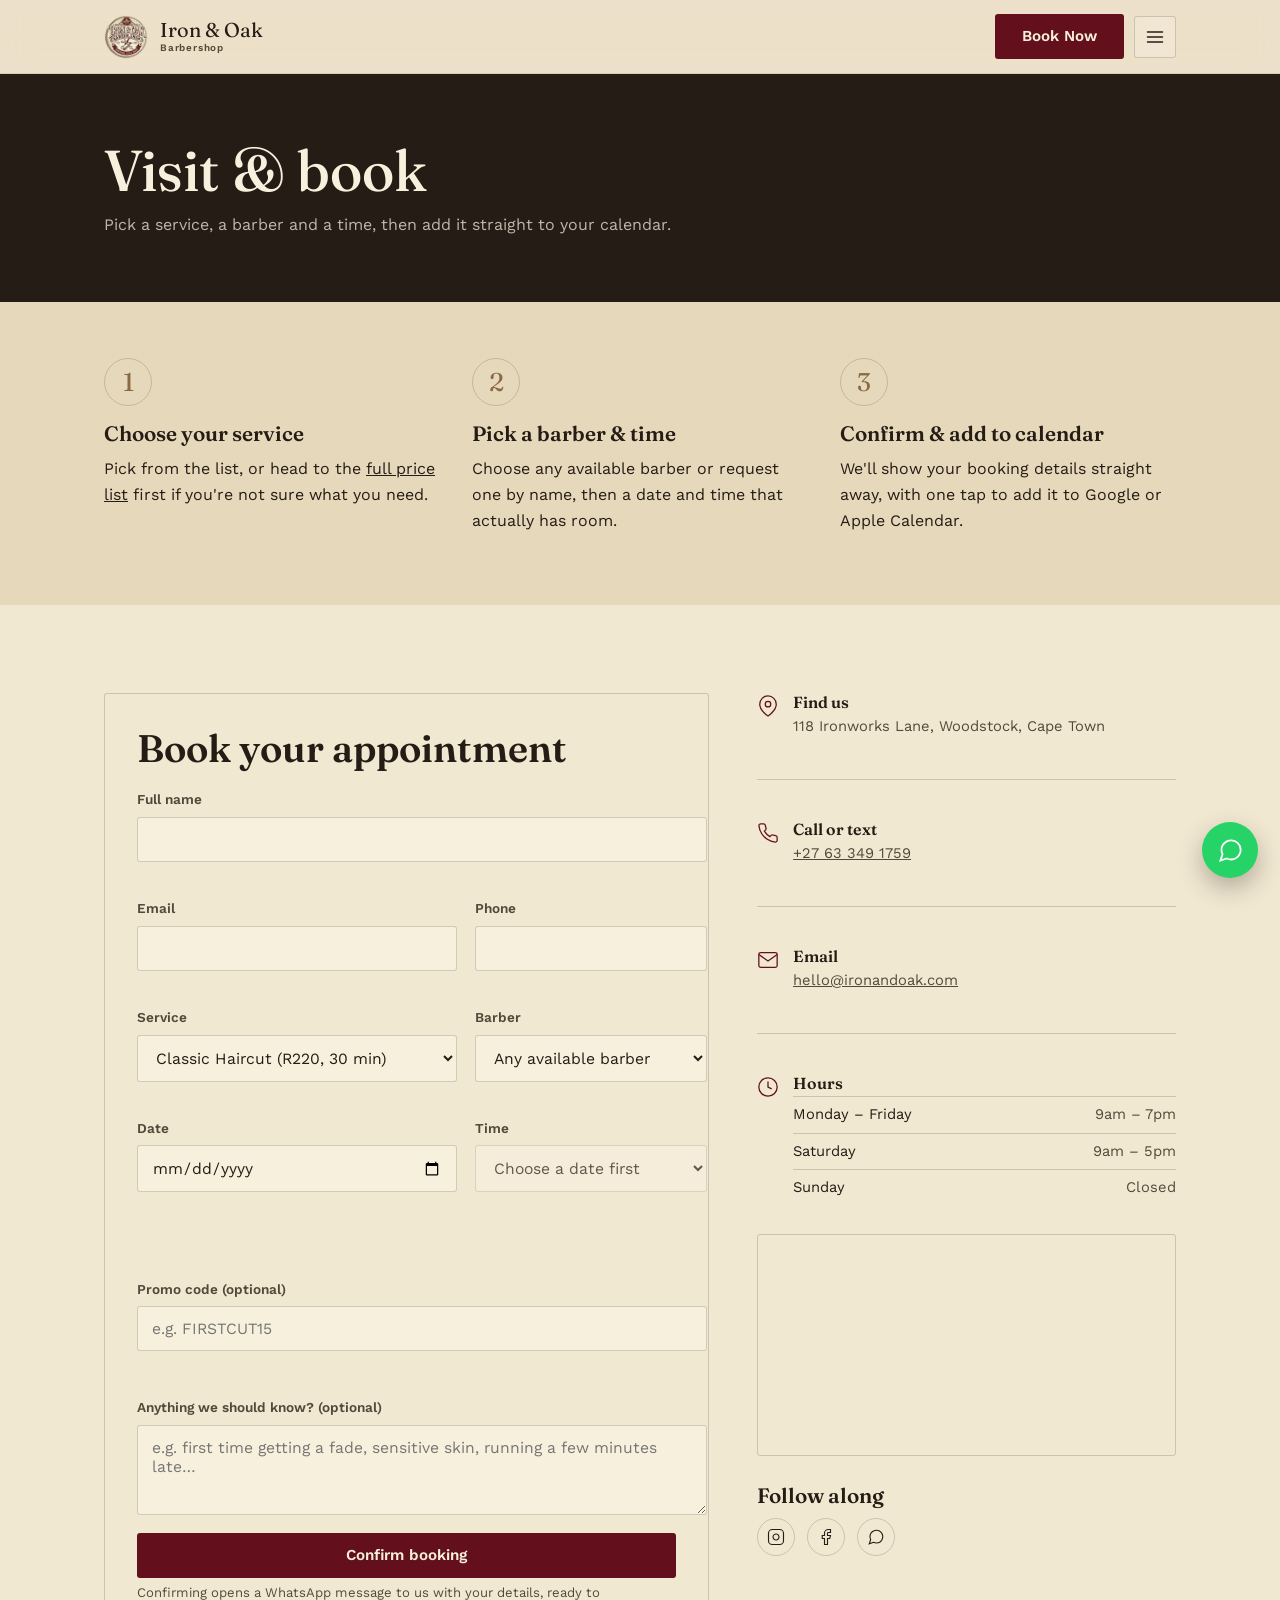
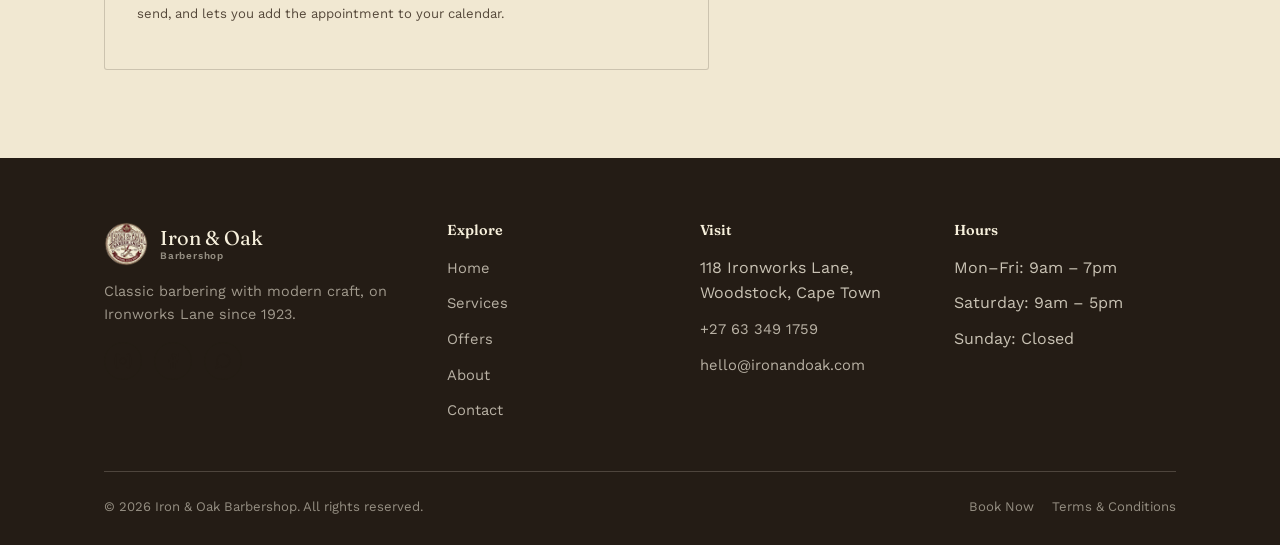
<file: contact.html>
<!DOCTYPE html>
<html lang="en">
<head>
<meta charset="UTF-8">
<meta name="viewport" content="width=device-width, initial-scale=1">
<title>Contact & Book | Iron & Oak Barbershop</title>
<meta name="description" content="Book an appointment at Iron & Oak Barbershop and add it straight to Google or Apple Calendar. Find our hours, address and phone number.">
<link rel="icon" type="image/png" href="assets/favicon.png">
<link rel="preconnect" href="https://fonts.googleapis.com">
<link rel="preconnect" href="https://fonts.gstatic.com" crossorigin>
<link href="https://fonts.googleapis.com/css2?family=Fraunces:ital,wght@0,400;0,500;0,600;1,500&family=Work+Sans:wght@400;500;600;700&display=swap" rel="stylesheet">
<link rel="stylesheet" href="css/style.css">
</head>
<body>

<header class="site-header">
  <div class="header-inner">
    <a href="index.html" class="brand">
      <img class="brand-mark" src="assets/logo.png" alt="Iron & Oak Barber Shop crest logo">
      <span class="brand-name">Iron &amp; Oak<small>Barbershop</small></span>
    </a>
    <div class="main-nav">
      <a href="contact.html#booking" class="btn btn-primary">Book Now</a>
      <button class="nav-toggle" data-nav-toggle aria-expanded="false" aria-controls="nav-dropdown" aria-label="Menu">
        <svg width="20" height="20" viewBox="0 0 24 24" fill="none" stroke="currentColor" stroke-width="1.8" stroke-linecap="round"><line x1="3" y1="6" x2="21" y2="6"/><line x1="3" y1="12" x2="21" y2="12"/><line x1="3" y1="18" x2="21" y2="18"/></svg>
      </button>
      <div class="nav-dropdown" id="nav-dropdown" data-nav-panel>
        <ul class="nav-links">
          <li><a href="index.html">Home</a></li>
          <li><a href="services.html">Services</a></li>
          <li><a href="offers.html">Offers</a></li>
          <li><a href="about.html">About</a></li>
          <li><a href="contact.html" aria-current="page">Contact</a></li>
        </ul>
      </div>
    </div>
  </div>
</header>

<section class="page-hero">
  <div class="container">
    <h1>Visit &amp; book</h1>
    <p>Pick a service, a barber and a time, then add it straight to your calendar.</p>
  </div>
</section>

<section class="section-panel tight">
  <div class="container">
    <div class="steps-row">
      <div>
        <div class="step-num">1</div>
        <h3>Choose your service</h3>
        <p>Pick from the list, or head to the <a href="services.html">full price list</a> first if you're not sure what you need.</p>
      </div>
      <div>
        <div class="step-num">2</div>
        <h3>Pick a barber &amp; time</h3>
        <p>Choose any available barber or request one by name, then a date and time that actually has room.</p>
      </div>
      <div>
        <div class="step-num">3</div>
        <h3>Confirm &amp; add to calendar</h3>
        <p>We'll show your booking details straight away, with one tap to add it to Google or Apple Calendar.</p>
      </div>
    </div>
  </div>
</section>

<section id="booking">
  <div class="container contact-layout">

    <div class="booking-card">
      <h2>Book your appointment</h2>

      <form data-booking-form class="booking-form" novalidate>
        <div class="form-grid">
          <div class="form-field full">
            <label for="fullname">Full name</label>
            <input type="text" id="fullname" name="fullname" required>
          </div>
          <div class="form-field">
            <label for="email">Email</label>
            <input type="email" id="email" name="email" required>
          </div>
          <div class="form-field">
            <label for="phone">Phone</label>
            <input type="tel" id="phone" name="phone" required>
          </div>
          <div class="form-field">
            <label for="service">Service</label>
            <select id="service" name="service" required></select>
          </div>
          <div class="form-field">
            <label for="barber">Barber</label>
            <select id="barber" name="barber" required></select>
          </div>
          <div class="form-field">
            <label for="date">Date</label>
            <input type="date" id="date" name="date" required>
          </div>
          <div class="form-field">
            <label for="time">Time</label>
            <select id="time" name="time" required disabled></select>
          </div>
          <div class="form-field full">
            <span class="form-error" data-date-error></span>
          </div>
          <div class="form-field full">
            <label for="promo">Promo code (optional)</label>
            <input type="text" id="promo" name="promo" placeholder="e.g. FIRSTCUT15" autocapitalize="characters">
            <span class="form-note" data-promo-hint></span>
          </div>
          <div class="form-field full">
            <label for="notes">Anything we should know? (optional)</label>
            <textarea id="notes" name="notes" placeholder="e.g. first time getting a fade, sensitive skin, running a few minutes late…"></textarea>
          </div>
        </div>
        <button type="submit" class="btn btn-primary btn-block">Confirm booking</button>
        <p class="form-note">Confirming opens a WhatsApp message to us with your details, ready to send, and lets you add the appointment to your calendar.</p>
      </form>

      <div class="confirm-panel" data-confirm-panel>
        <svg class="confirm-icon" viewBox="0 0 24 24" fill="none" stroke="currentColor" stroke-width="1.4"><path d="M22 11.08V12a10 10 0 1 1-5.93-9.14"/><polyline points="22 4 12 14.01 9 11.01"/></svg>
        <h2>Booking confirmed</h2>
        <p>We've pencilled you in. Send it to us on WhatsApp to confirm, and add it to your calendar so you don't lose track of it.</p>
        <ul class="confirm-summary" data-confirm-summary></ul>
        <div class="confirm-actions">
          <a class="btn btn-whatsapp" data-whatsapp-link href="#" target="_blank" rel="noopener">
            <svg viewBox="0 0 24 24" fill="none" stroke="currentColor" stroke-width="1.6"><path d="M21 11.5a8.38 8.38 0 0 1-.9 3.8 8.5 8.5 0 0 1-7.6 4.7 8.38 8.38 0 0 1-3.8-.9L3 21l1.9-5.7a8.38 8.38 0 0 1-.9-3.8 8.5 8.5 0 0 1 4.7-7.6 8.38 8.38 0 0 1 3.8-.9h.5a8.48 8.48 0 0 1 8 8v.5z"/></svg>
            Send via WhatsApp
          </a>
          <a class="btn btn-outline" data-gcal-link href="#" target="_blank" rel="noopener">Add to Google Calendar</a>
          <button class="btn btn-outline" data-ics-button type="button">Add to Apple Calendar (.ics)</button>
        </div>
        <button class="btn btn-outline" data-book-again type="button">Book another appointment</button>
      </div>
    </div>

    <aside class="contact-side">
      <div>
        <div class="info-block">
          <svg class="icon" viewBox="0 0 24 24" fill="none" stroke="currentColor" stroke-width="1.4"><path d="M21 10c0 7-9 13-9 13s-9-6-9-13a9 9 0 0 1 18 0z"/><circle cx="12" cy="10" r="3"/></svg>
          <div>
            <h3>Find us</h3>
            <p>118 Ironworks Lane, Woodstock, Cape Town</p>
          </div>
        </div>
        <hr class="rule">
        <div class="info-block">
          <svg class="icon" viewBox="0 0 24 24" fill="none" stroke="currentColor" stroke-width="1.4"><path d="M22 16.92v3a2 2 0 0 1-2.18 2 19.79 19.79 0 0 1-8.63-3.07 19.5 19.5 0 0 1-6-6 19.79 19.79 0 0 1-3.07-8.67A2 2 0 0 1 4.11 2h3a2 2 0 0 1 2 1.72c.13.96.36 1.9.7 2.81a2 2 0 0 1-.45 2.11L8.09 9.91a16 16 0 0 0 6 6l1.27-1.27a2 2 0 0 1 2.11-.45c.91.34 1.85.57 2.81.7A2 2 0 0 1 22 16.92z"/></svg>
          <div>
            <h3>Call or text</h3>
            <p><a href="tel:+27633491759">+27 63 349 1759</a></p>
          </div>
        </div>
        <hr class="rule">
        <div class="info-block">
          <svg class="icon" viewBox="0 0 24 24" fill="none" stroke="currentColor" stroke-width="1.4"><path d="M4 4h16c1.1 0 2 .9 2 2v12c0 1.1-.9 2-2 2H4c-1.1 0-2-.9-2-2V6c0-1.1.9-2 2-2z"/><polyline points="22,6 12,13 2,6"/></svg>
          <div>
            <h3>Email</h3>
            <p><a href="mailto:hello@ironandoak.com">hello@ironandoak.com</a></p>
          </div>
        </div>
        <hr class="rule">
        <div class="info-block">
          <svg class="icon" viewBox="0 0 24 24" fill="none" stroke="currentColor" stroke-width="1.4"><circle cx="12" cy="12" r="10"/><polyline points="12 6 12 12 16 14"/></svg>
          <div style="width:100%;">
            <h3>Hours</h3>
            <table class="hours-table">
              <tr><td>Monday – Friday</td><td>9am – 7pm</td></tr>
              <tr><td>Saturday</td><td>9am – 5pm</td></tr>
              <tr><td>Sunday</td><td>Closed</td></tr>
            </table>
          </div>
        </div>
      </div>

      <div class="map-frame">
        <iframe src="https://www.google.com/maps?q=Woodstock,+Cape+Town&output=embed" title="Map showing the Iron & Oak Barbershop neighbourhood" loading="lazy" referrerpolicy="no-referrer-when-downgrade"></iframe>
      </div>

      <div>
        <h3 style="margin-bottom:10px;">Follow along</h3>
        <div class="social-row">
          <a href="#" aria-label="Instagram"><svg viewBox="0 0 24 24" fill="none" stroke="currentColor" stroke-width="1.5"><rect x="2" y="2" width="20" height="20" rx="5"/><path d="M16 11.37A4 4 0 1 1 12.63 8 4 4 0 0 1 16 11.37z"/><line x1="17.5" y1="6.5" x2="17.51" y2="6.5"/></svg></a>
          <a href="#" aria-label="Facebook"><svg viewBox="0 0 24 24" fill="none" stroke="currentColor" stroke-width="1.5"><path d="M18 2h-3a5 5 0 0 0-5 5v3H7v4h3v8h4v-8h3l1-4h-4V7a1 1 0 0 1 1-1h3z"/></svg></a>
          <a href="https://wa.me/27633491759" target="_blank" rel="noopener" aria-label="WhatsApp"><svg viewBox="0 0 24 24" fill="none" stroke="currentColor" stroke-width="1.5"><path d="M21 11.5a8.38 8.38 0 0 1-.9 3.8 8.5 8.5 0 0 1-7.6 4.7 8.38 8.38 0 0 1-3.8-.9L3 21l1.9-5.7a8.38 8.38 0 0 1-.9-3.8 8.5 8.5 0 0 1 4.7-7.6 8.38 8.38 0 0 1 3.8-.9h.5a8.48 8.48 0 0 1 8 8v.5z"/></svg></a>
        </div>
      </div>
    </aside>

  </div>
</section>

<footer class="site-footer">
  <div class="container">
    <div class="footer-grid">
      <div class="footer-brand">
        <a href="index.html" class="brand" style="color:var(--cream)">
          <img class="brand-mark" src="assets/logo.png" alt="Iron & Oak Barber Shop crest logo">
          <span class="brand-name">Iron &amp; Oak<small style="color:rgba(243,236,220,.55)">Barbershop</small></span>
        </a>
        <p>Classic barbering with modern craft, on Ironworks Lane since 1923.</p>
        <div class="social-row" style="margin-top:16px;">
          <a href="#" aria-label="Instagram"><svg viewBox="0 0 24 24" fill="none" stroke="currentColor" stroke-width="1.5"><rect x="2" y="2" width="20" height="20" rx="5"/><path d="M16 11.37A4 4 0 1 1 12.63 8 4 4 0 0 1 16 11.37z"/><line x1="17.5" y1="6.5" x2="17.51" y2="6.5"/></svg></a>
          <a href="#" aria-label="Facebook"><svg viewBox="0 0 24 24" fill="none" stroke="currentColor" stroke-width="1.5"><path d="M18 2h-3a5 5 0 0 0-5 5v3H7v4h3v8h4v-8h3l1-4h-4V7a1 1 0 0 1 1-1h3z"/></svg></a>
          <a href="https://wa.me/27633491759" target="_blank" rel="noopener" aria-label="WhatsApp"><svg viewBox="0 0 24 24" fill="none" stroke="currentColor" stroke-width="1.5"><path d="M21 11.5a8.38 8.38 0 0 1-.9 3.8 8.5 8.5 0 0 1-7.6 4.7 8.38 8.38 0 0 1-3.8-.9L3 21l1.9-5.7a8.38 8.38 0 0 1-.9-3.8 8.5 8.5 0 0 1 4.7-7.6 8.38 8.38 0 0 1 3.8-.9h.5a8.48 8.48 0 0 1 8 8v.5z"/></svg></a>
        </div>
      </div>
      <div class="footer-col">
        <h4>Explore</h4>
        <ul>
          <li><a href="index.html">Home</a></li>
          <li><a href="services.html">Services</a></li>
          <li><a href="offers.html">Offers</a></li>
          <li><a href="about.html">About</a></li>
          <li><a href="contact.html">Contact</a></li>
        </ul>
      </div>
      <div class="footer-col">
        <h4>Visit</h4>
        <ul>
          <li>118 Ironworks Lane, Woodstock, Cape Town</li>
          <li><a href="tel:+27633491759">+27 63 349 1759</a></li>
          <li><a href="mailto:hello@ironandoak.com">hello@ironandoak.com</a></li>
        </ul>
      </div>
      <div class="footer-col">
        <h4>Hours</h4>
        <ul>
          <li>Mon–Fri: 9am – 7pm</li>
          <li>Saturday: 9am – 5pm</li>
          <li>Sunday: Closed</li>
        </ul>
      </div>
    </div>
    <div class="footer-bottom">
      <span>&copy; <span data-year></span> Iron &amp; Oak Barbershop. All rights reserved.</span>
      <div class="footer-legal">
        <a href="contact.html#booking">Book Now</a>
        <a href="terms.html">Terms &amp; Conditions</a>
      </div>
    </div>
  </div>
</footer>

<div class="overlay" data-popup aria-hidden="true">
  <div class="modal-card" role="dialog" aria-modal="true" aria-labelledby="popup-title">
    <button class="modal-close" data-popup-close aria-label="Close">
      <svg viewBox="0 0 24 24" fill="none" stroke="currentColor" stroke-width="1.8" stroke-linecap="round"><line x1="18" y1="6" x2="6" y2="18"/><line x1="6" y1="6" x2="18" y2="18"/></svg>
    </button>
    <p class="eyebrow">First visit?</p>
    <h3 id="popup-title">Take 15% off your first cut</h3>
    <p>New clients save on any service booked online. Just mention the code when you check in. No catches.</p>
    <span class="promo-code">FIRSTCUT15</span>
    <div style="display:flex; gap:12px; flex-wrap:wrap;">
      <a href="contact.html?promo=FIRSTCUT15#booking" class="btn btn-primary" data-popup-close>Book with this offer</a>
      <button class="btn btn-outline" data-popup-close>Maybe later</button>
    </div>
  </div>
</div>

<a class="whatsapp-float" href="https://wa.me/27633491759?text=Hi%20Iron%20%26%20Oak%2C%20I%27d%20like%20to%20book%20an%20appointment." target="_blank" rel="noopener" aria-label="Chat with us on WhatsApp">
  <svg viewBox="0 0 24 24" fill="none" stroke="currentColor" stroke-width="1.6"><path d="M21 11.5a8.38 8.38 0 0 1-.9 3.8 8.5 8.5 0 0 1-7.6 4.7 8.38 8.38 0 0 1-3.8-.9L3 21l1.9-5.7a8.38 8.38 0 0 1-.9-3.8 8.5 8.5 0 0 1 4.7-7.6 8.38 8.38 0 0 1 3.8-.9h.5a8.48 8.48 0 0 1 8 8v.5z"/></svg>
</a>

<script src="js/main.js"></script>
</body>
</html>
</file>
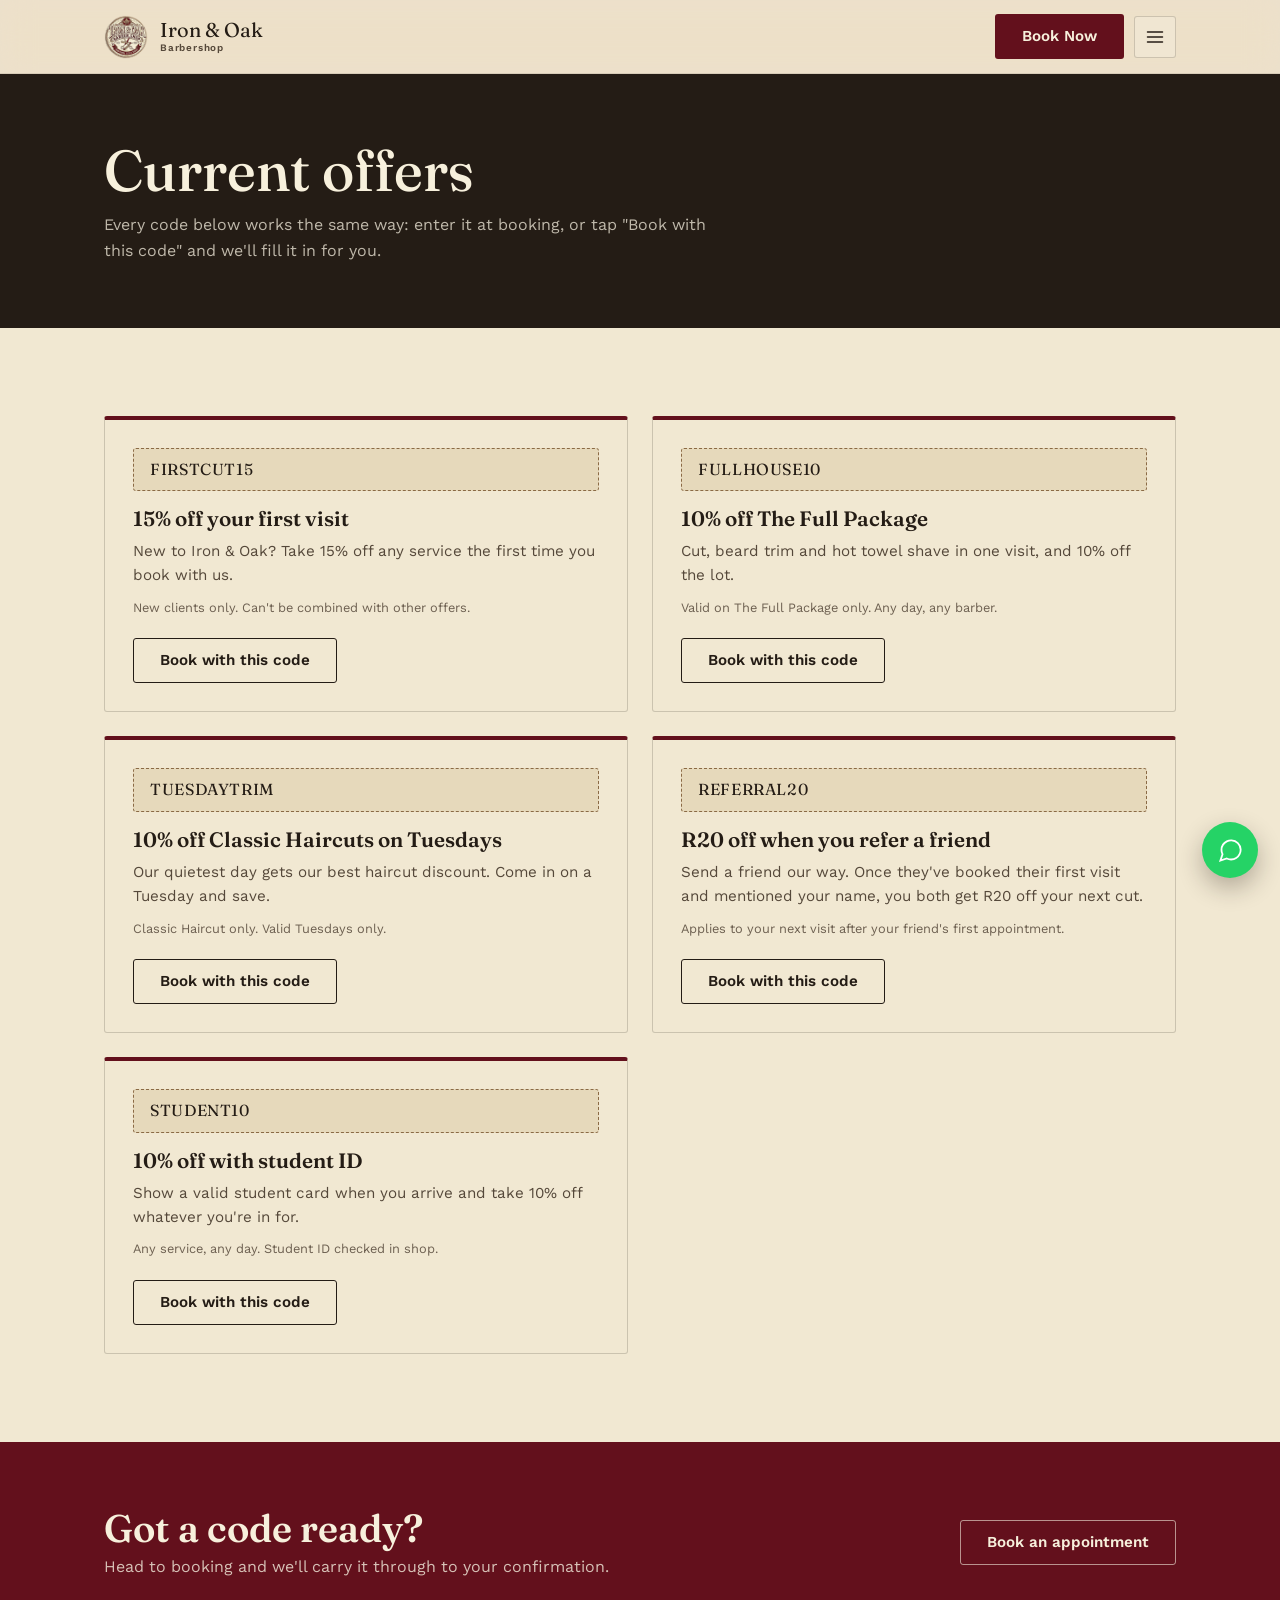
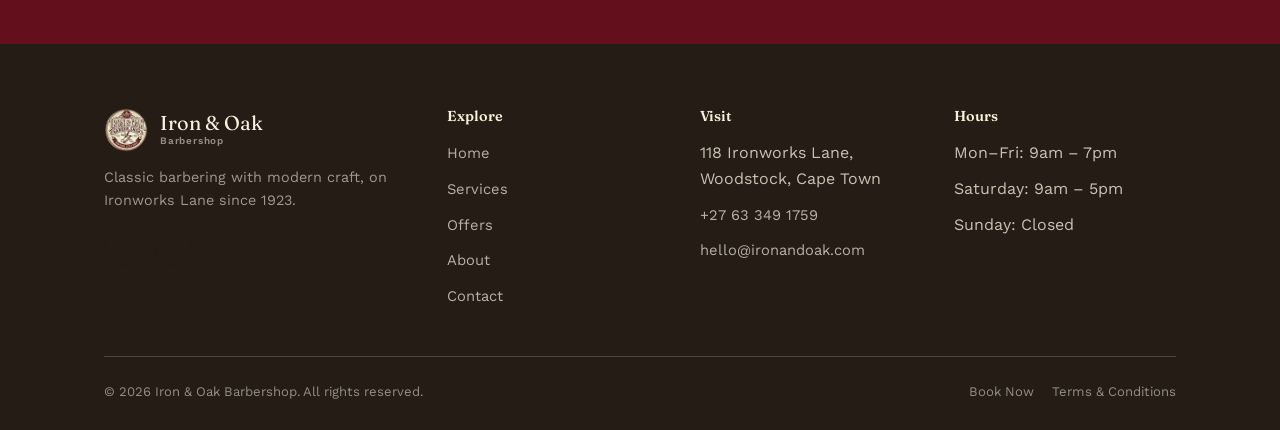
<file: offers.html>
<!DOCTYPE html>
<html lang="en">
<head>
<meta charset="UTF-8">
<meta name="viewport" content="width=device-width, initial-scale=1">
<title>Offers | Iron & Oak Barbershop</title>
<meta name="description" content="Current promo codes and offers at Iron & Oak Barbershop, from first-visit discounts to referral rewards.">
<link rel="icon" type="image/png" href="assets/favicon.png">
<link rel="preconnect" href="https://fonts.googleapis.com">
<link rel="preconnect" href="https://fonts.gstatic.com" crossorigin>
<link href="https://fonts.googleapis.com/css2?family=Fraunces:ital,wght@0,400;0,500;0,600;1,500&family=Work+Sans:wght@400;500;600;700&display=swap" rel="stylesheet">
<link rel="stylesheet" href="css/style.css">
</head>
<body>

<header class="site-header">
  <div class="header-inner">
    <a href="index.html" class="brand">
      <img class="brand-mark" src="assets/logo.png" alt="Iron & Oak Barber Shop crest logo">
      <span class="brand-name">Iron &amp; Oak<small>Barbershop</small></span>
    </a>
    <div class="main-nav">
      <a href="contact.html#booking" class="btn btn-primary">Book Now</a>
      <button class="nav-toggle" data-nav-toggle aria-expanded="false" aria-controls="nav-dropdown" aria-label="Menu">
        <svg width="20" height="20" viewBox="0 0 24 24" fill="none" stroke="currentColor" stroke-width="1.8" stroke-linecap="round"><line x1="3" y1="6" x2="21" y2="6"/><line x1="3" y1="12" x2="21" y2="12"/><line x1="3" y1="18" x2="21" y2="18"/></svg>
      </button>
      <div class="nav-dropdown" id="nav-dropdown" data-nav-panel>
        <ul class="nav-links">
          <li><a href="index.html">Home</a></li>
          <li><a href="services.html">Services</a></li>
          <li><a href="offers.html" aria-current="page">Offers</a></li>
          <li><a href="about.html">About</a></li>
          <li><a href="contact.html">Contact</a></li>
        </ul>
      </div>
    </div>
  </div>
</header>

<section class="page-hero">
  <div class="container">
    <h1>Current offers</h1>
    <p>Every code below works the same way: enter it at booking, or tap "Book with this code" and we'll fill it in for you.</p>
  </div>
</section>

<section>
  <div class="container">
    <div class="promo-grid">

      <div class="promo-card">
        <span class="promo-code">FIRSTCUT15</span>
        <h3>15% off your first visit</h3>
        <p>New to Iron &amp; Oak? Take 15% off any service the first time you book with us.</p>
        <p class="terms">New clients only. Can't be combined with other offers.</p>
        <a href="contact.html?promo=FIRSTCUT15#booking" class="btn btn-outline">Book with this code</a>
      </div>

      <div class="promo-card">
        <span class="promo-code">FULLHOUSE10</span>
        <h3>10% off The Full Package</h3>
        <p>Cut, beard trim and hot towel shave in one visit, and 10% off the lot.</p>
        <p class="terms">Valid on The Full Package only. Any day, any barber.</p>
        <a href="contact.html?promo=FULLHOUSE10&service=full-package#booking" class="btn btn-outline">Book with this code</a>
      </div>

      <div class="promo-card">
        <span class="promo-code">TUESDAYTRIM</span>
        <h3>10% off Classic Haircuts on Tuesdays</h3>
        <p>Our quietest day gets our best haircut discount. Come in on a Tuesday and save.</p>
        <p class="terms">Classic Haircut only. Valid Tuesdays only.</p>
        <a href="contact.html?promo=TUESDAYTRIM&service=classic-haircut#booking" class="btn btn-outline">Book with this code</a>
      </div>

      <div class="promo-card">
        <span class="promo-code">REFERRAL20</span>
        <h3>R20 off when you refer a friend</h3>
        <p>Send a friend our way. Once they've booked their first visit and mentioned your name, you both get R20 off your next cut.</p>
        <p class="terms">Applies to your next visit after your friend's first appointment.</p>
        <a href="contact.html?promo=REFERRAL20#booking" class="btn btn-outline">Book with this code</a>
      </div>

      <div class="promo-card">
        <span class="promo-code">STUDENT10</span>
        <h3>10% off with student ID</h3>
        <p>Show a valid student card when you arrive and take 10% off whatever you're in for.</p>
        <p class="terms">Any service, any day. Student ID checked in shop.</p>
        <a href="contact.html?promo=STUDENT10#booking" class="btn btn-outline">Book with this code</a>
      </div>

    </div>
  </div>
</section>

<section class="cta-banner">
  <div class="container cta-banner-inner">
    <div>
      <h2>Got a code ready?</h2>
      <p>Head to booking and we'll carry it through to your confirmation.</p>
    </div>
    <a href="contact.html#booking" class="btn btn-outline">Book an appointment</a>
  </div>
</section>

<footer class="site-footer">
  <div class="container">
    <div class="footer-grid">
      <div class="footer-brand">
        <a href="index.html" class="brand" style="color:var(--cream)">
          <img class="brand-mark" src="assets/logo.png" alt="Iron & Oak Barber Shop crest logo">
          <span class="brand-name">Iron &amp; Oak<small style="color:rgba(243,236,220,.55)">Barbershop</small></span>
        </a>
        <p>Classic barbering with modern craft, on Ironworks Lane since 1923.</p>
        <div class="social-row" style="margin-top:16px;">
          <a href="#" aria-label="Instagram"><svg viewBox="0 0 24 24" fill="none" stroke="currentColor" stroke-width="1.5"><rect x="2" y="2" width="20" height="20" rx="5"/><path d="M16 11.37A4 4 0 1 1 12.63 8 4 4 0 0 1 16 11.37z"/><line x1="17.5" y1="6.5" x2="17.51" y2="6.5"/></svg></a>
          <a href="#" aria-label="Facebook"><svg viewBox="0 0 24 24" fill="none" stroke="currentColor" stroke-width="1.5"><path d="M18 2h-3a5 5 0 0 0-5 5v3H7v4h3v8h4v-8h3l1-4h-4V7a1 1 0 0 1 1-1h3z"/></svg></a>
          <a href="https://wa.me/27633491759" target="_blank" rel="noopener" aria-label="WhatsApp"><svg viewBox="0 0 24 24" fill="none" stroke="currentColor" stroke-width="1.5"><path d="M21 11.5a8.38 8.38 0 0 1-.9 3.8 8.5 8.5 0 0 1-7.6 4.7 8.38 8.38 0 0 1-3.8-.9L3 21l1.9-5.7a8.38 8.38 0 0 1-.9-3.8 8.5 8.5 0 0 1 4.7-7.6 8.38 8.38 0 0 1 3.8-.9h.5a8.48 8.48 0 0 1 8 8v.5z"/></svg></a>
        </div>
      </div>
      <div class="footer-col">
        <h4>Explore</h4>
        <ul>
          <li><a href="index.html">Home</a></li>
          <li><a href="services.html">Services</a></li>
          <li><a href="offers.html">Offers</a></li>
          <li><a href="about.html">About</a></li>
          <li><a href="contact.html">Contact</a></li>
        </ul>
      </div>
      <div class="footer-col">
        <h4>Visit</h4>
        <ul>
          <li>118 Ironworks Lane, Woodstock, Cape Town</li>
          <li><a href="tel:+27633491759">+27 63 349 1759</a></li>
          <li><a href="mailto:hello@ironandoak.com">hello@ironandoak.com</a></li>
        </ul>
      </div>
      <div class="footer-col">
        <h4>Hours</h4>
        <ul>
          <li>Mon–Fri: 9am – 7pm</li>
          <li>Saturday: 9am – 5pm</li>
          <li>Sunday: Closed</li>
        </ul>
      </div>
    </div>
    <div class="footer-bottom">
      <span>&copy; <span data-year></span> Iron &amp; Oak Barbershop. All rights reserved.</span>
      <div class="footer-legal">
        <a href="contact.html#booking">Book Now</a>
        <a href="terms.html">Terms &amp; Conditions</a>
      </div>
    </div>
  </div>
</footer>

<div class="overlay" data-popup aria-hidden="true">
  <div class="modal-card" role="dialog" aria-modal="true" aria-labelledby="popup-title">
    <button class="modal-close" data-popup-close aria-label="Close">
      <svg viewBox="0 0 24 24" fill="none" stroke="currentColor" stroke-width="1.8" stroke-linecap="round"><line x1="18" y1="6" x2="6" y2="18"/><line x1="6" y1="6" x2="18" y2="18"/></svg>
    </button>
    <p class="eyebrow">First visit?</p>
    <h3 id="popup-title">Take 15% off your first cut</h3>
    <p>New clients save on any service booked online. Just mention the code when you check in. No catches.</p>
    <span class="promo-code">FIRSTCUT15</span>
    <div style="display:flex; gap:12px; flex-wrap:wrap;">
      <a href="contact.html?promo=FIRSTCUT15#booking" class="btn btn-primary" data-popup-close>Book with this offer</a>
      <button class="btn btn-outline" data-popup-close>Maybe later</button>
    </div>
  </div>
</div>

<a class="whatsapp-float" href="https://wa.me/27633491759?text=Hi%20Iron%20%26%20Oak%2C%20I%27d%20like%20to%20book%20an%20appointment." target="_blank" rel="noopener" aria-label="Chat with us on WhatsApp">
  <svg viewBox="0 0 24 24" fill="none" stroke="currentColor" stroke-width="1.6"><path d="M21 11.5a8.38 8.38 0 0 1-.9 3.8 8.5 8.5 0 0 1-7.6 4.7 8.38 8.38 0 0 1-3.8-.9L3 21l1.9-5.7a8.38 8.38 0 0 1-.9-3.8 8.5 8.5 0 0 1 4.7-7.6 8.38 8.38 0 0 1 3.8-.9h.5a8.48 8.48 0 0 1 8 8v.5z"/></svg>
</a>

<script src="js/main.js"></script>
</body>
</html>
</file>
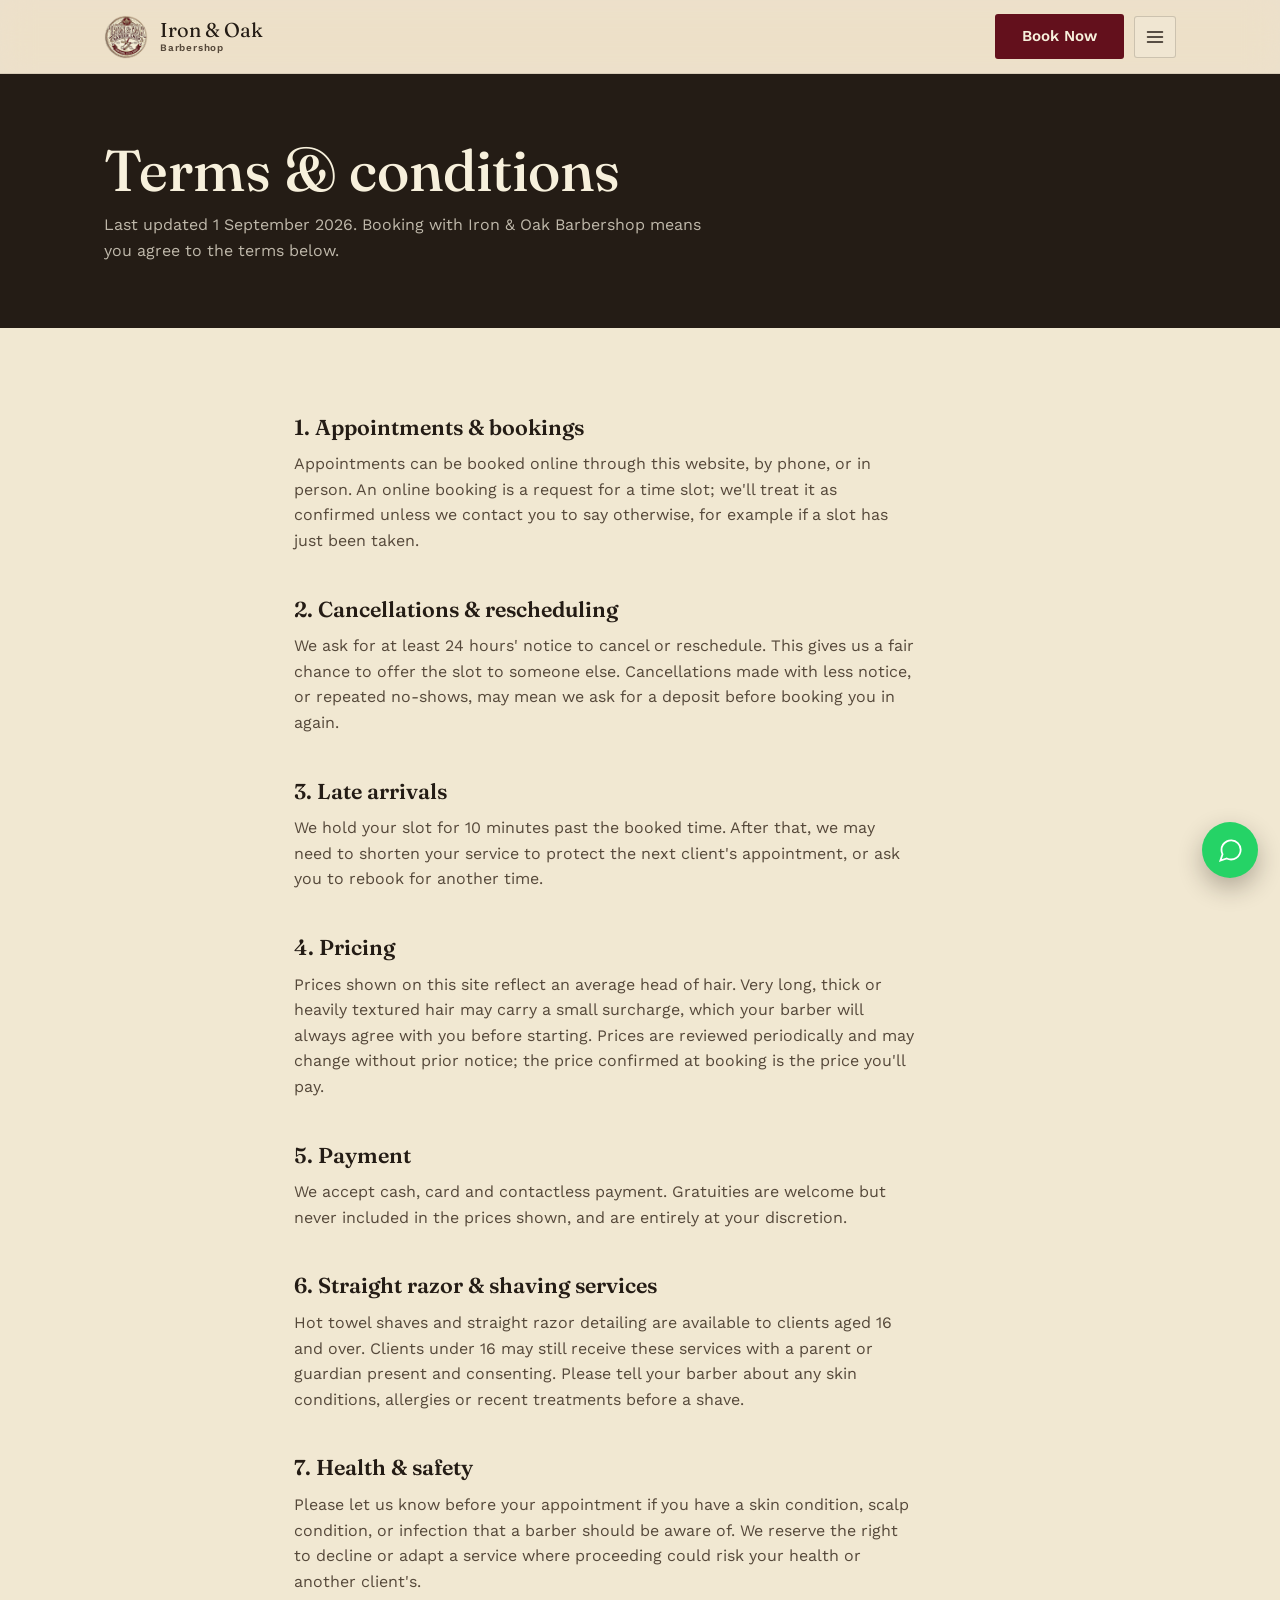
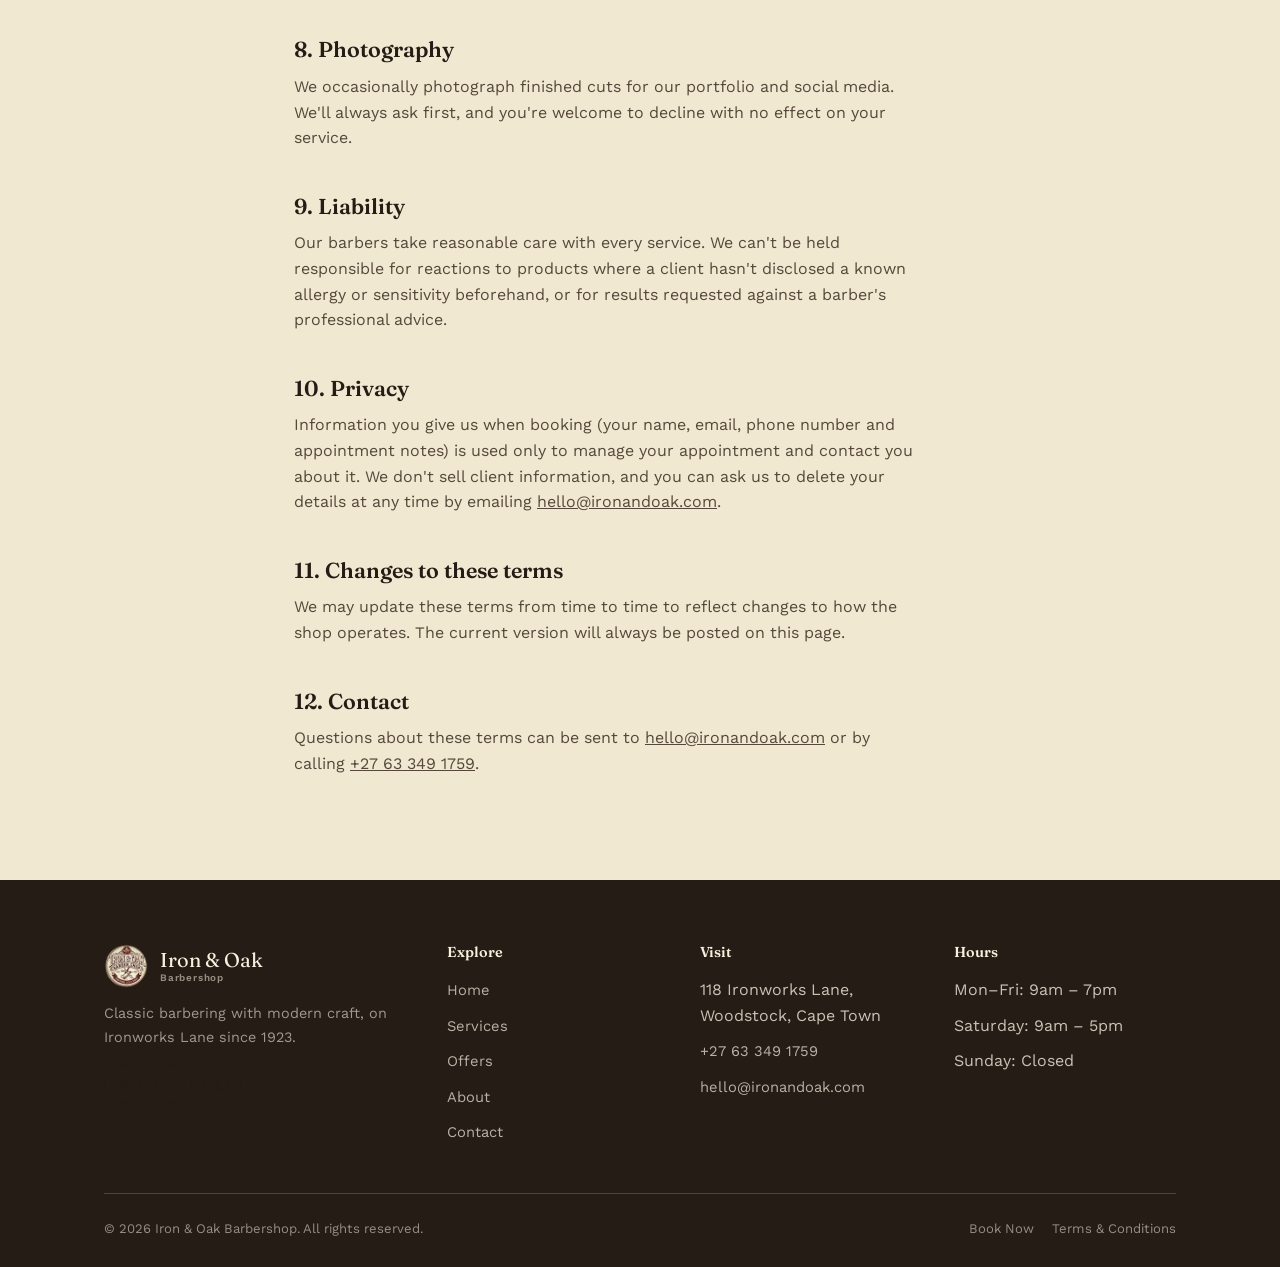
<file: terms.html>
<!DOCTYPE html>
<html lang="en">
<head>
<meta charset="UTF-8">
<meta name="viewport" content="width=device-width, initial-scale=1">
<title>Terms & Conditions | Iron & Oak Barbershop</title>
<meta name="description" content="Booking, cancellation, payment and privacy terms for Iron & Oak Barbershop.">
<link rel="icon" type="image/png" href="assets/favicon.png">
<link rel="preconnect" href="https://fonts.googleapis.com">
<link rel="preconnect" href="https://fonts.gstatic.com" crossorigin>
<link href="https://fonts.googleapis.com/css2?family=Fraunces:ital,wght@0,400;0,500;0,600;1,500&family=Work+Sans:wght@400;500;600;700&display=swap" rel="stylesheet">
<link rel="stylesheet" href="css/style.css">
</head>
<body>

<header class="site-header">
  <div class="header-inner">
    <a href="index.html" class="brand">
      <img class="brand-mark" src="assets/logo.png" alt="Iron & Oak Barber Shop crest logo">
      <span class="brand-name">Iron &amp; Oak<small>Barbershop</small></span>
    </a>
    <div class="main-nav">
      <a href="contact.html#booking" class="btn btn-primary">Book Now</a>
      <button class="nav-toggle" data-nav-toggle aria-expanded="false" aria-controls="nav-dropdown" aria-label="Menu">
        <svg width="20" height="20" viewBox="0 0 24 24" fill="none" stroke="currentColor" stroke-width="1.8" stroke-linecap="round"><line x1="3" y1="6" x2="21" y2="6"/><line x1="3" y1="12" x2="21" y2="12"/><line x1="3" y1="18" x2="21" y2="18"/></svg>
      </button>
      <div class="nav-dropdown" id="nav-dropdown" data-nav-panel>
        <ul class="nav-links">
          <li><a href="index.html">Home</a></li>
          <li><a href="services.html">Services</a></li>
          <li><a href="offers.html">Offers</a></li>
          <li><a href="about.html">About</a></li>
          <li><a href="contact.html">Contact</a></li>
        </ul>
      </div>
    </div>
  </div>
</header>

<section class="page-hero">
  <div class="container">
    <h1>Terms &amp; conditions</h1>
    <p>Last updated 1 September 2026. Booking with Iron &amp; Oak Barbershop means you agree to the terms below.</p>
  </div>
</section>

<section>
  <div class="container terms-body">

    <h2>1. Appointments &amp; bookings</h2>
    <p>Appointments can be booked online through this website, by phone, or in person. An online booking is a request for a time slot; we'll treat it as confirmed unless we contact you to say otherwise, for example if a slot has just been taken.</p>

    <h2>2. Cancellations &amp; rescheduling</h2>
    <p>We ask for at least 24 hours' notice to cancel or reschedule. This gives us a fair chance to offer the slot to someone else. Cancellations made with less notice, or repeated no-shows, may mean we ask for a deposit before booking you in again.</p>

    <h2>3. Late arrivals</h2>
    <p>We hold your slot for 10 minutes past the booked time. After that, we may need to shorten your service to protect the next client's appointment, or ask you to rebook for another time.</p>

    <h2>4. Pricing</h2>
    <p>Prices shown on this site reflect an average head of hair. Very long, thick or heavily textured hair may carry a small surcharge, which your barber will always agree with you before starting. Prices are reviewed periodically and may change without prior notice; the price confirmed at booking is the price you'll pay.</p>

    <h2>5. Payment</h2>
    <p>We accept cash, card and contactless payment. Gratuities are welcome but never included in the prices shown, and are entirely at your discretion.</p>

    <h2>6. Straight razor &amp; shaving services</h2>
    <p>Hot towel shaves and straight razor detailing are available to clients aged 16 and over. Clients under 16 may still receive these services with a parent or guardian present and consenting. Please tell your barber about any skin conditions, allergies or recent treatments before a shave.</p>

    <h2>7. Health &amp; safety</h2>
    <p>Please let us know before your appointment if you have a skin condition, scalp condition, or infection that a barber should be aware of. We reserve the right to decline or adapt a service where proceeding could risk your health or another client's.</p>

    <h2>8. Photography</h2>
    <p>We occasionally photograph finished cuts for our portfolio and social media. We'll always ask first, and you're welcome to decline with no effect on your service.</p>

    <h2>9. Liability</h2>
    <p>Our barbers take reasonable care with every service. We can't be held responsible for reactions to products where a client hasn't disclosed a known allergy or sensitivity beforehand, or for results requested against a barber's professional advice.</p>

    <h2>10. Privacy</h2>
    <p>Information you give us when booking (your name, email, phone number and appointment notes) is used only to manage your appointment and contact you about it. We don't sell client information, and you can ask us to delete your details at any time by emailing <a href="mailto:hello@ironandoak.com">hello@ironandoak.com</a>.</p>

    <h2>11. Changes to these terms</h2>
    <p>We may update these terms from time to time to reflect changes to how the shop operates. The current version will always be posted on this page.</p>

    <h2>12. Contact</h2>
    <p>Questions about these terms can be sent to <a href="mailto:hello@ironandoak.com">hello@ironandoak.com</a> or by calling <a href="tel:+27633491759">+27 63 349 1759</a>.</p>

  </div>
</section>

<footer class="site-footer">
  <div class="container">
    <div class="footer-grid">
      <div class="footer-brand">
        <a href="index.html" class="brand" style="color:var(--cream)">
          <img class="brand-mark" src="assets/logo.png" alt="Iron & Oak Barber Shop crest logo">
          <span class="brand-name">Iron &amp; Oak<small style="color:rgba(243,236,220,.55)">Barbershop</small></span>
        </a>
        <p>Classic barbering with modern craft, on Ironworks Lane since 1923.</p>
        <div class="social-row" style="margin-top:16px;">
          <a href="#" aria-label="Instagram"><svg viewBox="0 0 24 24" fill="none" stroke="currentColor" stroke-width="1.5"><rect x="2" y="2" width="20" height="20" rx="5"/><path d="M16 11.37A4 4 0 1 1 12.63 8 4 4 0 0 1 16 11.37z"/><line x1="17.5" y1="6.5" x2="17.51" y2="6.5"/></svg></a>
          <a href="#" aria-label="Facebook"><svg viewBox="0 0 24 24" fill="none" stroke="currentColor" stroke-width="1.5"><path d="M18 2h-3a5 5 0 0 0-5 5v3H7v4h3v8h4v-8h3l1-4h-4V7a1 1 0 0 1 1-1h3z"/></svg></a>
          <a href="https://wa.me/27633491759" target="_blank" rel="noopener" aria-label="WhatsApp"><svg viewBox="0 0 24 24" fill="none" stroke="currentColor" stroke-width="1.5"><path d="M21 11.5a8.38 8.38 0 0 1-.9 3.8 8.5 8.5 0 0 1-7.6 4.7 8.38 8.38 0 0 1-3.8-.9L3 21l1.9-5.7a8.38 8.38 0 0 1-.9-3.8 8.5 8.5 0 0 1 4.7-7.6 8.38 8.38 0 0 1 3.8-.9h.5a8.48 8.48 0 0 1 8 8v.5z"/></svg></a>
        </div>
      </div>
      <div class="footer-col">
        <h4>Explore</h4>
        <ul>
          <li><a href="index.html">Home</a></li>
          <li><a href="services.html">Services</a></li>
          <li><a href="offers.html">Offers</a></li>
          <li><a href="about.html">About</a></li>
          <li><a href="contact.html">Contact</a></li>
        </ul>
      </div>
      <div class="footer-col">
        <h4>Visit</h4>
        <ul>
          <li>118 Ironworks Lane, Woodstock, Cape Town</li>
          <li><a href="tel:+27633491759">+27 63 349 1759</a></li>
          <li><a href="mailto:hello@ironandoak.com">hello@ironandoak.com</a></li>
        </ul>
      </div>
      <div class="footer-col">
        <h4>Hours</h4>
        <ul>
          <li>Mon–Fri: 9am – 7pm</li>
          <li>Saturday: 9am – 5pm</li>
          <li>Sunday: Closed</li>
        </ul>
      </div>
    </div>
    <div class="footer-bottom">
      <span>&copy; <span data-year></span> Iron &amp; Oak Barbershop. All rights reserved.</span>
      <div class="footer-legal">
        <a href="contact.html#booking">Book Now</a>
        <a href="terms.html">Terms &amp; Conditions</a>
      </div>
    </div>
  </div>
</footer>

<a class="whatsapp-float" href="https://wa.me/27633491759?text=Hi%20Iron%20%26%20Oak%2C%20I%27d%20like%20to%20book%20an%20appointment." target="_blank" rel="noopener" aria-label="Chat with us on WhatsApp">
  <svg viewBox="0 0 24 24" fill="none" stroke="currentColor" stroke-width="1.6"><path d="M21 11.5a8.38 8.38 0 0 1-.9 3.8 8.5 8.5 0 0 1-7.6 4.7 8.38 8.38 0 0 1-3.8-.9L3 21l1.9-5.7a8.38 8.38 0 0 1-.9-3.8 8.5 8.5 0 0 1 4.7-7.6 8.38 8.38 0 0 1 3.8-.9h.5a8.48 8.48 0 0 1 8 8v.5z"/></svg>
</a>

<script src="js/main.js"></script>
</body>
</html>
</file>
<file: css/style.css>
/* ==========================================================================
   Iron & Oak Barbershop — stylesheet
   Palette: warm oak parchment, espresso ink, oxblood + brass accents.
   Type: Fraunces (display) / Work Sans (body).
   ========================================================================== */

:root {
  --bg: #f1e8d2;
  --bg-panel: #e6d9bb;
  --ink: #241c15;
  --ink-soft: #55483a;
  --espresso: #241c15;
  --espresso-soft: #362b21;
  --oxblood: #63101c;
  --oxblood-dark: #470a14;
  --brass: #8a6a45;
  --brass-light: #c9ad84;
  --sage: #8a6a45;
  --cream: #f7f0dc;
  --line: rgba(36, 28, 21, 0.18);
  --line-on-dark: rgba(243, 236, 220, 0.2);

  --font-display: "Fraunces", Georgia, "Times New Roman", serif;
  --font-body: "Work Sans", "Segoe UI", Helvetica, Arial, sans-serif;

  --container: 1120px;
  --radius: 3px;
}

@media (prefers-reduced-motion: reduce) {
  * { animation-duration: 0.01ms !important; animation-iteration-count: 1 !important; transition-duration: 0.01ms !important; scroll-behavior: auto !important; }
}

* { box-sizing: border-box; }
html { scroll-behavior: smooth; }

body {
  margin: 0;
  background: var(--bg);
  color: var(--ink);
  font-family: var(--font-body);
  font-size: 16px;
  line-height: 1.6;
  -webkit-font-smoothing: antialiased;
}

img { max-width: 100%; display: block; }

h1, h2, h3, h4 {
  font-family: var(--font-display);
  color: var(--ink);
  line-height: 1.15;
  margin: 0 0 0.5em;
  font-weight: 600;
}

h1 { font-size: clamp(2.4rem, 5vw, 3.6rem); font-weight: 500; }
h2 { font-size: clamp(1.8rem, 3.4vw, 2.4rem); }
h3 { font-size: 1.3rem; }

p { margin: 0 0 1em; max-width: 62ch; }
p.lede { font-size: 1.15rem; color: var(--ink-soft); }

a { color: inherit; }

.container {
  max-width: var(--container);
  margin: 0 auto;
  padding: 0 24px;
}

section { padding: 88px 0; }
section.tight { padding: 56px 0; }

.section-dark { background: var(--espresso); color: var(--cream); }
.section-dark p { color: rgba(243, 236, 220, 0.78); }
.section-dark h2, .section-dark h3 { color: var(--cream); }
.section-panel { background: var(--bg-panel); }

.eyebrow {
  font-family: var(--font-display);
  font-style: italic;
  color: var(--oxblood);
  font-size: 1rem;
  margin: 0 0 10px;
}
.section-dark .eyebrow { color: var(--brass-light); }

.section-head { max-width: 640px; margin-bottom: 48px; }
.section-head.center { margin-left: auto; margin-right: auto; text-align: center; }

hr.rule { border: none; border-top: 1px solid var(--line); margin: 40px 0; }

/* Buttons -------------------------------------------------------------- */
.btn {
  display: inline-flex;
  align-items: center;
  gap: 8px;
  font-family: var(--font-body);
  font-weight: 600;
  font-size: 0.95rem;
  padding: 14px 26px;
  border-radius: var(--radius);
  border: 1px solid transparent;
  cursor: pointer;
  text-decoration: none;
  transition: background-color 0.15s ease, color 0.15s ease, border-color 0.15s ease;
  line-height: 1;
}
.btn-primary { background: var(--oxblood); color: var(--cream); }
.btn-primary:hover { background: var(--oxblood-dark); }
.btn-outline { background: transparent; color: var(--ink); border-color: var(--ink); }
.btn-outline:hover { background: var(--ink); color: var(--bg); }
.section-dark .btn-outline { color: var(--cream); border-color: var(--line-on-dark); }
.section-dark .btn-outline:hover { background: var(--cream); color: var(--espresso); }
.btn-gold { background: var(--brass); color: var(--cream); }
.btn-gold:hover { background: var(--brass-light); }
.btn-whatsapp { background: #25d366; color: #0b2b18; }
.btn-whatsapp:hover { background: #1ebe5b; }
.btn-whatsapp svg { width: 18px; height: 18px; }

.whatsapp-float {
  position: fixed;
  right: 22px;
  bottom: 22px;
  width: 56px;
  height: 56px;
  border-radius: 50%;
  background: #25d366;
  color: #fff;
  display: flex;
  align-items: center;
  justify-content: center;
  text-decoration: none;
  box-shadow: 0 10px 24px rgba(36, 28, 21, 0.3);
  z-index: 150;
  transition: transform 0.15s ease, background-color 0.15s ease;
}
.whatsapp-float:hover { background: #1ebe5b; transform: translateY(-2px); }
.whatsapp-float svg { width: 27px; height: 27px; }
.btn-block { width: 100%; justify-content: center; }
.btn:disabled { opacity: 0.5; cursor: not-allowed; }
.btn:focus-visible, a:focus-visible, button:focus-visible, input:focus-visible, select:focus-visible, textarea:focus-visible {
  outline: 2px solid var(--oxblood);
  outline-offset: 2px;
}

/* Header — glassmorphism, single nav trigger on the right ---------------- */
.site-header {
  position: sticky;
  top: 0;
  z-index: 50;
  background: rgba(232, 220, 200, 0.62);
  backdrop-filter: blur(16px) saturate(140%);
  -webkit-backdrop-filter: blur(16px) saturate(140%);
  border-bottom: 1px solid rgba(36, 28, 21, 0.1);
}
.header-inner {
  display: flex;
  align-items: center;
  justify-content: space-between;
  padding: 14px 24px;
  max-width: var(--container);
  margin: 0 auto;
}
.brand { display: flex; align-items: center; gap: 12px; text-decoration: none; color: var(--ink); }
.brand-mark { width: 44px; height: 44px; flex-shrink: 0; display: block; object-fit: contain; }
.brand-name { font-family: var(--font-display); font-size: 1.25rem; line-height: 1.1; }
.brand-name small { display: block; font-family: var(--font-body); font-size: 0.62rem; letter-spacing: 0.08em; color: var(--ink-soft); font-weight: 600; margin-top: 2px; }

/* Single nav cluster: Book Now + one menu trigger, right-aligned */
.main-nav { position: relative; display: flex; align-items: center; gap: 10px; }

.nav-toggle {
  display: inline-flex;
  align-items: center;
  justify-content: center;
  background: rgba(243, 236, 220, 0.5);
  border: 1px solid var(--line);
  border-radius: var(--radius);
  padding: 10px;
  cursor: pointer;
  color: var(--ink);
}
.nav-toggle:hover { background: rgba(243, 236, 220, 0.85); }

/* The single dropdown panel — anchored under Book Now / the toggle */
.nav-dropdown {
  position: absolute;
  top: calc(100% + 10px);
  right: 0;
  width: 220px;
  background: rgba(232, 220, 200, 0.92);
  backdrop-filter: blur(16px) saturate(140%);
  -webkit-backdrop-filter: blur(16px) saturate(140%);
  border: 1px solid var(--line);
  border-radius: 8px;
  padding: 10px;
  box-shadow: 0 18px 36px rgba(36, 28, 21, 0.22);
  display: none;
  z-index: 80;
}
.nav-dropdown.open { display: block; }
.nav-dropdown .nav-links { display: flex; flex-direction: column; gap: 2px; list-style: none; margin: 0; padding: 0; }
.nav-dropdown .nav-links a {
  display: block;
  text-decoration: none;
  font-weight: 600;
  font-size: 0.95rem;
  color: var(--ink-soft);
  padding: 10px 12px;
  border-radius: 4px;
}
.nav-dropdown .nav-links a:hover,
.nav-dropdown .nav-links a[aria-current="page"] { color: var(--oxblood); background: rgba(107, 39, 55, 0.08); }

@media (max-width: 480px) {
  .nav-dropdown { width: calc(100vw - 48px); }
}

/* Hero --------------------------------------------------------------- */
.hero {
  position: relative;
  background: var(--espresso);
  color: var(--cream);
  overflow: hidden;
  padding: 90px 0 76px;
}
.hero-photo {
  position: absolute;
  inset: 0;
  z-index: 0;
}
.hero-photo img { width: 100%; height: 100%; object-fit: cover; opacity: 0.55; }
.hero-photo::after {
  content: "";
  position: absolute;
  inset: 0;
  background: linear-gradient(100deg, rgba(36,28,21,0.96) 30%, rgba(36,28,21,0.75) 60%, rgba(36,28,21,0.55) 100%);
}
.hero-grid {
  display: grid;
  grid-template-columns: minmax(0, 1fr) minmax(0, 0.85fr);
  gap: 40px;
  align-items: center;
  position: relative;
  z-index: 2;
}
.hero h1 { color: var(--cream); }
.hero .lede { color: rgba(243, 236, 220, 0.8); }
.hero-art {
  position: absolute;
  right: -6%;
  top: 50%;
  transform: translateY(-50%);
  width: 46%;
  opacity: 0.9;
  z-index: 1;
  pointer-events: none;
}
.hero-art svg { width: 100%; height: auto; }
.hero-actions { display: flex; gap: 16px; flex-wrap: wrap; margin-top: 32px; }
.hero-stats { display: flex; gap: 36px; margin-top: 56px; flex-wrap: wrap; }
.hero-stats div strong { display: block; font-family: var(--font-display); font-size: 1.6rem; color: var(--brass-light); }
.hero-stats div span { font-size: 0.85rem; color: rgba(243, 236, 220, 0.65); }

.hero-draw { stroke-dasharray: 900; stroke-dashoffset: 900; animation: draw 1.8s ease forwards 0.2s; }
@keyframes draw { to { stroke-dashoffset: 0; } }

.page-hero {
  background: var(--espresso);
  color: var(--cream);
  padding: 64px 0;
}
.page-hero h1 { color: var(--cream); margin-bottom: 8px; }
.page-hero p { color: rgba(243, 236, 220, 0.75); margin: 0; }

/* Feature rows (editorial, not boxed cards) ---------------------------- */
.feature-rows { display: flex; flex-direction: column; }
.feature-row {
  display: grid;
  grid-template-columns: 64px 1fr;
  gap: 24px;
  padding: 28px 0;
  border-top: 1px solid var(--line);
}
.feature-rows .feature-row:last-child { border-bottom: 1px solid var(--line); }
.feature-row .icon { width: 40px; height: 40px; color: var(--oxblood); }
.feature-row h3 { margin-bottom: 6px; }
.feature-row p { margin: 0; color: var(--ink-soft); }

/* Icon badge ------------------------------------------------------------ */
.icon-badge {
  width: 56px; height: 56px;
  display: inline-flex; align-items: center; justify-content: center;
  border-radius: 50%;
  background: rgba(107, 39, 55, 0.08);
  color: var(--oxblood);
  margin-bottom: 18px;
}
.icon-badge svg { width: 26px; height: 26px; }

/* Service menu list ------------------------------------------------------ */
.menu-group { margin-bottom: 56px; }
.menu-group h3 { color: var(--oxblood); margin-bottom: 20px; }
.menu-list { list-style: none; margin: 0; padding: 0; }
.menu-item {
  display: flex;
  gap: 12px;
  align-items: baseline;
  padding: 18px 0;
  border-top: 1px solid var(--line);
}
.menu-group .menu-list .menu-item:last-child { border-bottom: 1px solid var(--line); }
.menu-item .name-block { display: flex; align-items: baseline; gap: 10px; flex-wrap: wrap; }
.menu-item .name { font-family: var(--font-display); font-size: 1.15rem; }
.menu-item .duration { font-size: 0.82rem; color: var(--ink-soft); white-space: nowrap; }
.menu-item .leader { flex: 1; border-bottom: 1px dotted var(--ink-soft); margin: 0 8px 5px; min-width: 24px; }
.menu-item .price { font-family: var(--font-display); font-size: 1.15rem; white-space: nowrap; }
.menu-item-body { width: 100%; }
.menu-item-desc { margin: 6px 0 0; font-size: 0.92rem; color: var(--ink-soft); }
.menu-item-foot { display: flex; justify-content: flex-end; margin-top: 10px; }
.menu-item-foot a { font-size: 0.85rem; font-weight: 600; color: var(--oxblood); text-decoration: none; }
.menu-item-foot a:hover { text-decoration: underline; }
.menu-item { flex-wrap: wrap; }

.pricing-note { font-size: 0.85rem; color: var(--ink-soft); margin-top: 8px; }

/* Team --------------------------------------------------------------- */
.team-grid { display: grid; grid-template-columns: repeat(3, 1fr); gap: 32px; }
.team-card { border: 1px solid var(--line); border-radius: var(--radius); overflow: hidden; background: var(--bg); }
.team-portrait {
  aspect-ratio: 4 / 5;
  overflow: hidden;
  background: var(--bg-panel);
}
.team-portrait img { width: 100%; height: 100%; object-fit: cover; display: block; }

/* Simple photo gallery (about page: shop, chairs, tools) */
.gallery-grid { display: grid; grid-template-columns: repeat(3, 1fr); gap: 20px; }
.gallery-grid figure { margin: 0; border-radius: var(--radius); overflow: hidden; border: 1px solid var(--line); }
.gallery-grid img { width: 100%; height: 260px; object-fit: cover; display: block; }
.gallery-grid figcaption { padding: 10px 14px; font-size: 0.82rem; color: var(--ink-soft); background: var(--bg); }
.team-body { padding: 22px; }
.team-role { color: var(--oxblood); font-weight: 600; font-size: 0.88rem; margin-bottom: 2px; }
.team-years { color: var(--ink-soft); font-size: 0.82rem; margin-bottom: 12px; }
.team-body p { font-size: 0.92rem; margin-bottom: 0; }

/* Values row */
.values-grid { display: grid; grid-template-columns: repeat(3, 1fr); gap: 32px; }

/* CTA banner ------------------------------------------------------------ */
.cta-banner {
  background: var(--oxblood);
  color: var(--cream);
  padding: 64px 0;
  text-align: left;
}
.cta-banner-inner { display: flex; align-items: center; justify-content: space-between; gap: 24px; flex-wrap: wrap; }
.cta-banner h2 { color: var(--cream); margin-bottom: 4px; }
.cta-banner p { color: rgba(243, 236, 220, 0.8); margin: 0; }
.cta-banner .btn-outline { border-color: rgba(243, 236, 220, 0.6); color: var(--cream); }
.cta-banner .btn-outline:hover { background: var(--cream); color: var(--oxblood); }

/* Services preview on home ------------------------------------------- */
.preview-grid { display: grid; grid-template-columns: repeat(4, 1fr); gap: 24px; }
.preview-card { border: 1px solid var(--line); border-radius: var(--radius); padding: 26px 22px; background: var(--bg); }
.preview-card .icon { width: 30px; height: 30px; color: var(--oxblood); margin-bottom: 16px; }
.preview-card h3 { font-size: 1.05rem; margin-bottom: 6px; }
.preview-card .from { font-size: 0.85rem; color: var(--ink-soft); }

/* Booking / contact layout --------------------------------------------- */
.contact-layout {
  display: grid;
  grid-template-columns: minmax(0, 1.3fr) minmax(0, 0.9fr);
  gap: 48px;
  align-items: start;
}
.booking-card {
  background: var(--bg);
  border: 1px solid var(--line);
  border-radius: var(--radius);
  padding: 32px;
}
.form-grid { display: grid; grid-template-columns: 1fr 1fr; gap: 18px; }
.form-field { display: flex; flex-direction: column; gap: 6px; margin-bottom: 18px; }
.form-field.full { grid-column: 1 / -1; }
.form-field label { font-size: 0.85rem; font-weight: 600; color: var(--ink-soft); }
.form-field input, .form-field select, .form-field textarea {
  font-family: var(--font-body);
  font-size: 0.98rem;
  padding: 12px 14px;
  border: 1px solid var(--line);
  border-radius: var(--radius);
  background: var(--cream);
  color: var(--ink);
}
.form-field textarea { resize: vertical; min-height: 90px; }
.form-error { font-size: 0.8rem; color: var(--oxblood); min-height: 1.1em; }
.form-note { font-size: 0.82rem; color: var(--ink-soft); margin-top: 4px; }

.contact-side { display: flex; flex-direction: column; gap: 28px; }
.info-block { display: flex; gap: 14px; }
.info-block .icon { width: 22px; height: 22px; color: var(--oxblood); flex-shrink: 0; margin-top: 2px; }
.info-block h3 { font-size: 1rem; margin-bottom: 4px; }
.info-block p { margin: 0; font-size: 0.92rem; color: var(--ink-soft); }
.hours-table { width: 100%; border-collapse: collapse; font-size: 0.92rem; }
.hours-table td { padding: 6px 0; border-top: 1px solid var(--line); }
.hours-table td:last-child { text-align: right; color: var(--ink-soft); }
.map-frame { border: 1px solid var(--line); border-radius: var(--radius); overflow: hidden; }
.map-frame iframe { width: 100%; height: 220px; border: 0; display: block; }
.social-row { display: flex; gap: 12px; }
.social-row a {
  width: 38px; height: 38px; border-radius: 50%;
  border: 1px solid var(--line);
  display: flex; align-items: center; justify-content: center;
  color: var(--ink);
  text-decoration: none;
}
.social-row a svg { width: 18px; height: 18px; }
.social-row a:hover { background: var(--ink); color: var(--bg); border-color: var(--ink); }

/* Confirmation panel ----------------------------------------------------- */
.confirm-panel { display: none; }
.confirm-panel.show { display: block; }
.booking-form.hide { display: none; }
.confirm-icon { width: 46px; height: 46px; color: var(--sage); margin-bottom: 16px; }
.confirm-summary { list-style: none; margin: 20px 0 28px; padding: 0; border-top: 1px solid var(--line); }
.confirm-summary li { display: flex; justify-content: space-between; gap: 16px; padding: 12px 0; border-bottom: 1px solid var(--line); font-size: 0.95rem; }
.confirm-summary li span:first-child { color: var(--ink-soft); }
.confirm-actions { display: flex; gap: 14px; flex-wrap: wrap; margin-bottom: 14px; }

/* How booking works (numbered — genuine sequence) ------------------------ */
.steps-row { display: grid; grid-template-columns: repeat(3, 1fr); gap: 32px; }
.step-num {
  font-family: var(--font-display);
  font-size: 1.6rem;
  color: var(--brass);
  border: 1px solid var(--line);
  width: 48px; height: 48px;
  border-radius: 50%;
  display: flex; align-items: center; justify-content: center;
  margin-bottom: 16px;
}

/* Popup / modal ------------------------------------------------------- */
.overlay {
  position: fixed; inset: 0;
  background: rgba(36, 28, 21, 0.55);
  display: none;
  align-items: center;
  justify-content: center;
  padding: 20px;
  z-index: 200;
}
.overlay.open { display: flex; }
.modal-card {
  background: var(--bg);
  max-width: 420px;
  width: 100%;
  border-radius: var(--radius);
  padding: 36px 32px;
  position: relative;
  border-top: 4px solid var(--oxblood);
}
.modal-close {
  position: absolute; top: 14px; right: 14px;
  background: none; border: none; cursor: pointer; color: var(--ink-soft);
  padding: 6px;
}
.modal-close svg { width: 20px; height: 20px; }
.promo-code {
  display: inline-block;
  font-family: var(--font-display);
  letter-spacing: 0.04em;
  background: var(--bg-panel);
  border: 1px dashed var(--brass);
  padding: 8px 16px;
  border-radius: var(--radius);
}
.modal-card .promo-code { margin: 14px 0 22px; }

/* Offers page ------------------------------------------------------------ */
.promo-grid { display: grid; grid-template-columns: repeat(2, 1fr); gap: 24px; }
.promo-card {
  border: 1px solid var(--line);
  border-top: 4px solid var(--oxblood);
  border-radius: var(--radius);
  padding: 28px;
  background: var(--bg);
  display: flex;
  flex-direction: column;
}
.promo-card h3 { margin: 16px 0 8px; }
.promo-card p { margin: 0; color: var(--ink-soft); font-size: 0.95rem; }
.promo-card .terms { font-size: 0.8rem; color: var(--ink-soft); opacity: 0.85; margin-top: 10px; }
.promo-card .btn { margin-top: 20px; align-self: flex-start; }

/* Terms page ------------------------------------------------------------ */
.terms-body h2 { margin-top: 44px; font-size: 1.35rem; }
.terms-body h2:first-child { margin-top: 0; }
.terms-body p, .terms-body li { color: var(--ink-soft); }
.terms-body { max-width: 74ch; }

/* Footer ------------------------------------------------------------- */
.site-footer { background: var(--espresso); color: rgba(243, 236, 220, 0.8); padding: 64px 0 28px; }
.footer-grid { display: grid; grid-template-columns: 1.4fr 1fr 1fr 1fr; gap: 32px; margin-bottom: 48px; }
.footer-brand .brand-name { color: var(--cream); }
.footer-brand .brand-name small { color: rgba(243, 236, 220, 0.55); }
.footer-brand p { color: rgba(243, 236, 220, 0.6); font-size: 0.9rem; margin-top: 14px; }
.footer-col h4 { color: var(--cream); font-size: 0.9rem; margin-bottom: 16px; }
.footer-col ul { list-style: none; margin: 0; padding: 0; display: flex; flex-direction: column; gap: 10px; }
.footer-col a { color: rgba(243, 236, 220, 0.72); text-decoration: none; font-size: 0.92rem; }
.footer-col a:hover { color: var(--cream); }
.footer-bottom {
  border-top: 1px solid var(--line-on-dark);
  padding-top: 24px;
  display: flex; justify-content: space-between; flex-wrap: wrap; gap: 12px;
  font-size: 0.82rem; color: rgba(243, 236, 220, 0.55);
}
.footer-bottom a { color: rgba(243, 236, 220, 0.55); text-decoration: none; }
.footer-bottom a:hover { color: var(--cream); }
.footer-legal { display: flex; gap: 18px; }

/* Responsive --------------------------------------------------------- */
@media (max-width: 980px) {
  .hero-grid { grid-template-columns: 1fr; }
  .hero-art { position: static; transform: none; width: 70%; margin: 40px auto 0; opacity: 0.85; }
  .preview-grid { grid-template-columns: repeat(2, 1fr); }
  .team-grid, .values-grid, .steps-row, .gallery-grid, .promo-grid { grid-template-columns: repeat(2, 1fr); }
  .contact-layout { grid-template-columns: 1fr; }
  .footer-grid { grid-template-columns: 1fr 1fr; }
}

@media (max-width: 620px) {
  section { padding: 56px 0; }
  .preview-grid, .team-grid, .values-grid, .steps-row, .footer-grid, .gallery-grid, .promo-grid { grid-template-columns: 1fr; }
  .whatsapp-float { right: 16px; bottom: 16px; width: 50px; height: 50px; }
  .whatsapp-float svg { width: 24px; height: 24px; }
  .form-grid { grid-template-columns: 1fr; }
  .cta-banner-inner { flex-direction: column; align-items: flex-start; }
  .hero-stats { gap: 24px; }
}
</file>
